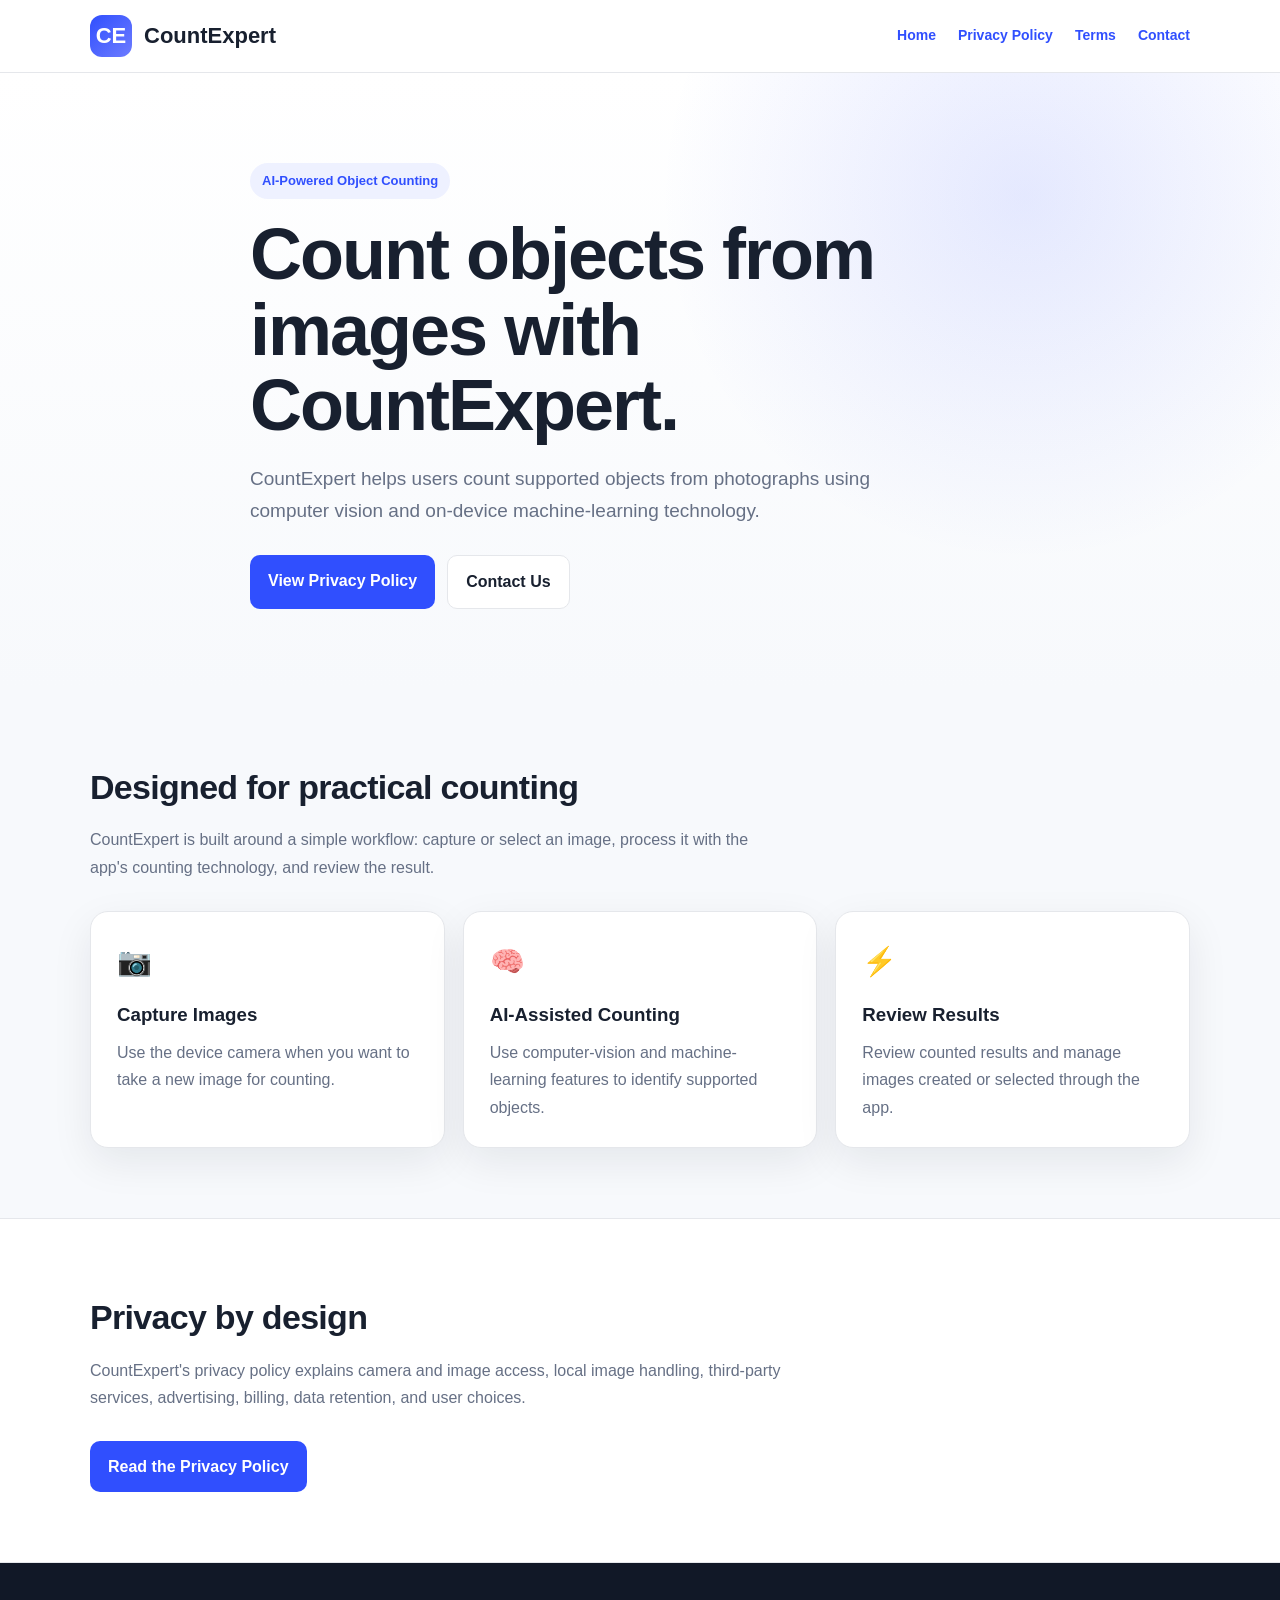
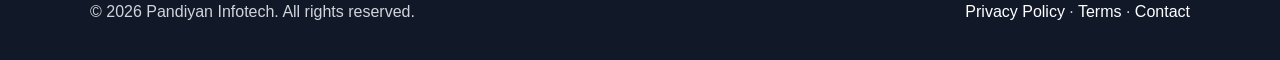
<file: index.html>
<!DOCTYPE html>
<html lang="en">
<head>
    <meta charset="UTF-8">
    <meta name="viewport" content="width=device-width, initial-scale=1.0">
    <meta name="description" content="CountExpert is an AI-powered object counting application.">
    <title>CountExpert — AI-Powered Object Counting</title>
    <link rel="stylesheet" href="style.css">
</head>
<body>

<header class="site-header">
    <div class="container nav">
        <a class="brand" href="index.html">
            <span class="brand-mark">CE</span>
            CountExpert
        </a>
        <nav class="nav-links">
            <a href="index.html">Home</a>
            <a href="privacy-policy.html">Privacy Policy</a>
            <a href="terms.html">Terms</a>
            <a href="contact.html">Contact</a>
        </nav>
    </div>
</header>

<main>
    <section class="hero">
        <div class="container hero-content">
            <span class="badge">AI-Powered Object Counting</span>
            <h1>Count objects from images with CountExpert.</h1>
            <p>
                CountExpert helps users count supported objects from photographs
                using computer vision and on-device machine-learning technology.
            </p>
            <div class="buttons">
                <a class="button" href="privacy-policy.html">View Privacy Policy</a>
                <a class="button secondary" href="contact.html">Contact Us</a>
            </div>
        </div>
    </section>

    <section class="section">
        <div class="container">
            <div class="section-title">
                <h2>Designed for practical counting</h2>
                <p>
                    CountExpert is built around a simple workflow: capture or select
                    an image, process it with the app's counting technology, and
                    review the result.
                </p>
            </div>

            <div class="grid">
                <div class="card">
                    <div class="card-icon">📷</div>
                    <h3>Capture Images</h3>
                    <p>Use the device camera when you want to take a new image for counting.</p>
                </div>

                <div class="card">
                    <div class="card-icon">🧠</div>
                    <h3>AI-Assisted Counting</h3>
                    <p>Use computer-vision and machine-learning features to identify supported objects.</p>
                </div>

                <div class="card">
                    <div class="card-icon">⚡</div>
                    <h3>Review Results</h3>
                    <p>Review counted results and manage images created or selected through the app.</p>
                </div>
            </div>
        </div>
    </section>

    <section class="section info">
        <div class="container">
            <div class="section-title">
                <h2>Privacy by design</h2>
                <p>
                    CountExpert's privacy policy explains camera and image access,
                    local image handling, third-party services, advertising,
                    billing, data retention, and user choices.
                </p>
            </div>
            <a class="button" href="privacy-policy.html">Read the Privacy Policy</a>
        </div>
    </section>
</main>

<footer class="site-footer">
    <div class="container footer-inner">
        <div>© 2026 Pandiyan Infotech. All rights reserved.</div>
        <div>
            <a href="privacy-policy.html">Privacy Policy</a> ·
            <a href="terms.html">Terms</a> ·
            <a href="contact.html">Contact</a>
        </div>
    </div>
</footer>

</body>
</html>
</file>
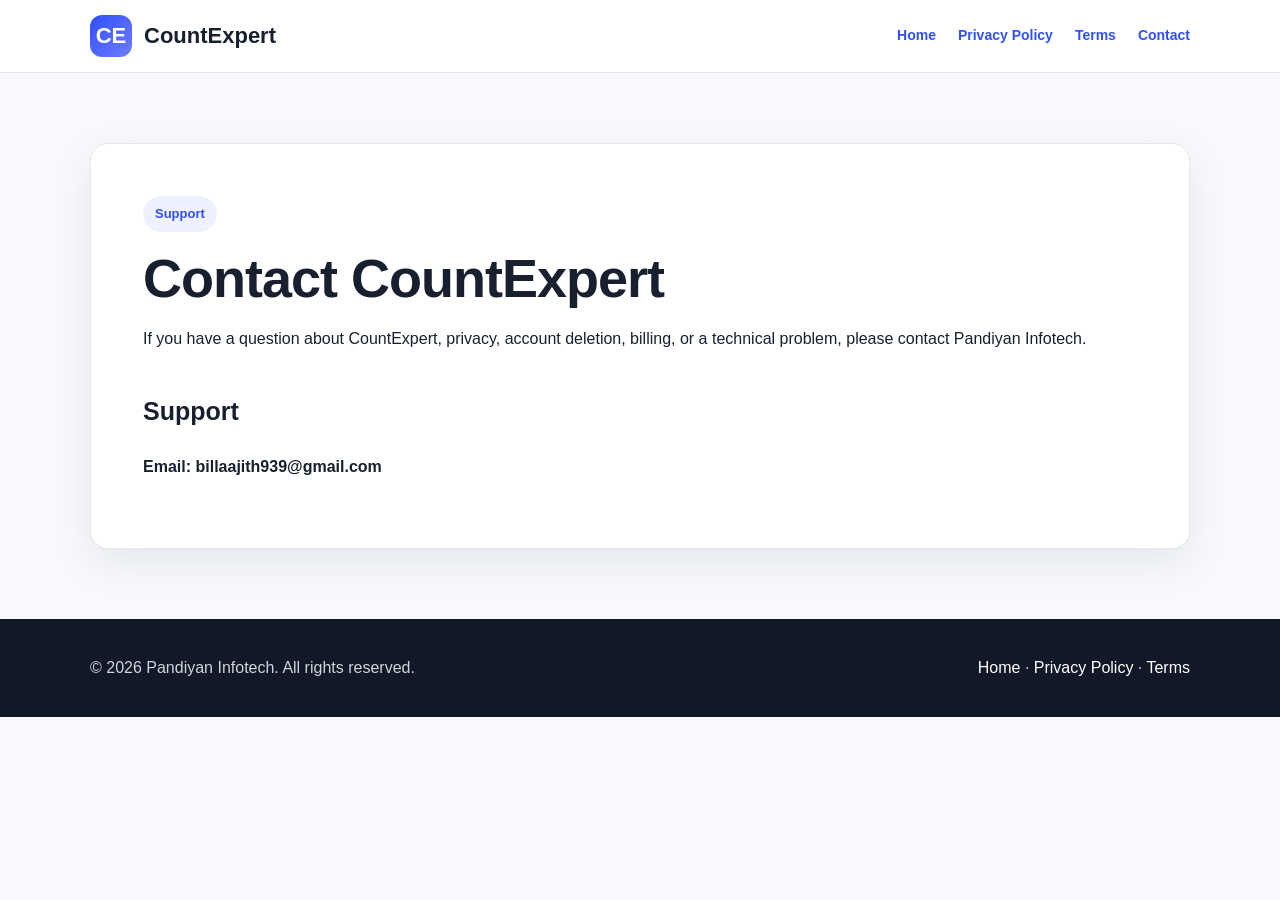
<file: contact.html>
<!DOCTYPE html>
<html lang="en">
<head>
    <meta charset="UTF-8">
    <meta name="viewport" content="width=device-width, initial-scale=1.0">
    <meta name="description" content="Contact CountExpert support.">
    <title>Contact — CountExpert</title>
    <link rel="stylesheet" href="style.css">
</head>
<body>

<header class="site-header">
    <div class="container nav">
        <a class="brand" href="index.html">
            <span class="brand-mark">CE</span>
            CountExpert
        </a>
        <nav class="nav-links">
            <a href="index.html">Home</a>
            <a href="privacy-policy.html">Privacy Policy</a>
            <a href="terms.html">Terms</a>
            <a href="contact.html">Contact</a>
        </nav>
    </div>
</header>

<main class="policy">
    <div class="container">
        <article>
            <span class="badge">Support</span>
            <h1>Contact CountExpert</h1>

            <p>
                If you have a question about CountExpert, privacy, account
                deletion, billing, or a technical problem, please contact
                Pandiyan Infotech.
            </p>

            <h2>Support</h2>
            <p>
                <strong>Email:</strong>
                <strong>billaajith939@gmail.com</strong>
            </p>

        

        </article>
    </div>
</main>

<footer class="site-footer">
    <div class="container footer-inner">
        <div>© 2026 Pandiyan Infotech. All rights reserved.</div>
        <div>
            <a href="index.html">Home</a> ·
            <a href="privacy-policy.html">Privacy Policy</a> ·
            <a href="terms.html">Terms</a>
        </div>
    </div>
</footer>

</body>
</html>
</file>
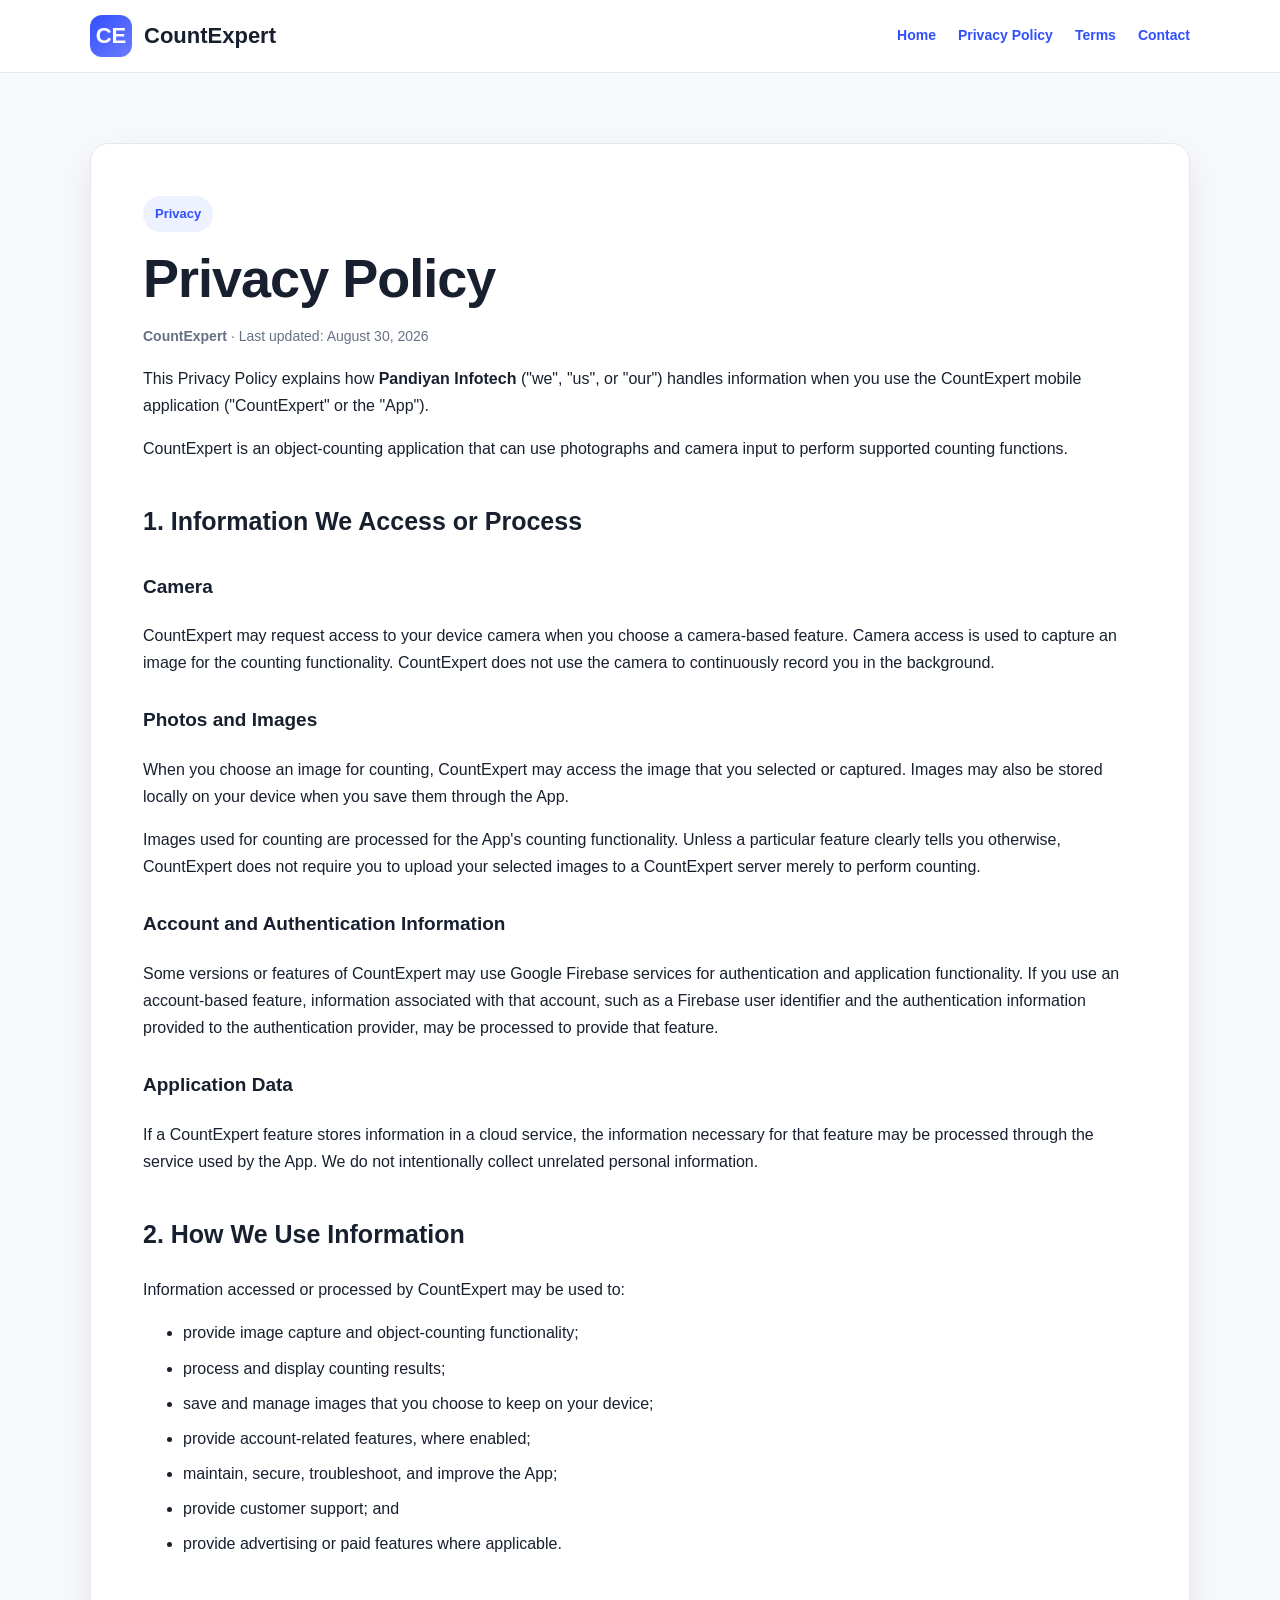
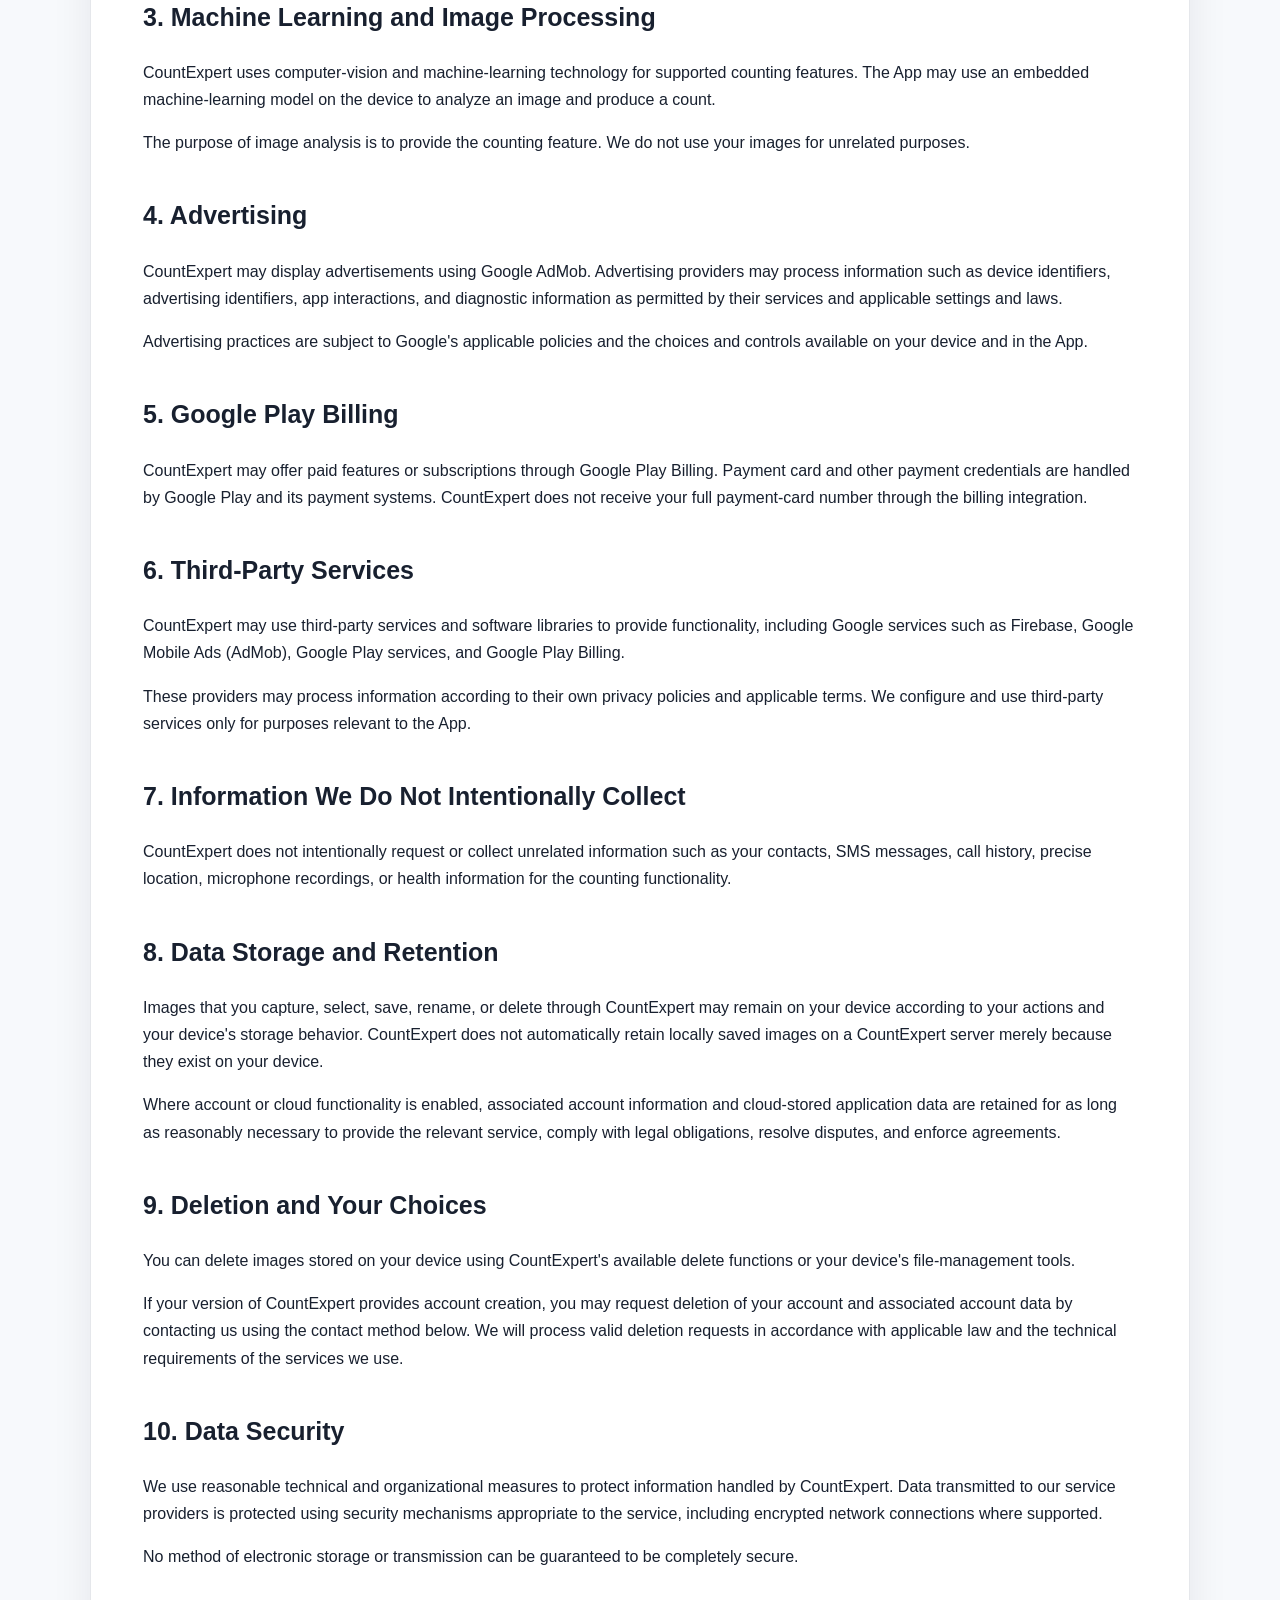
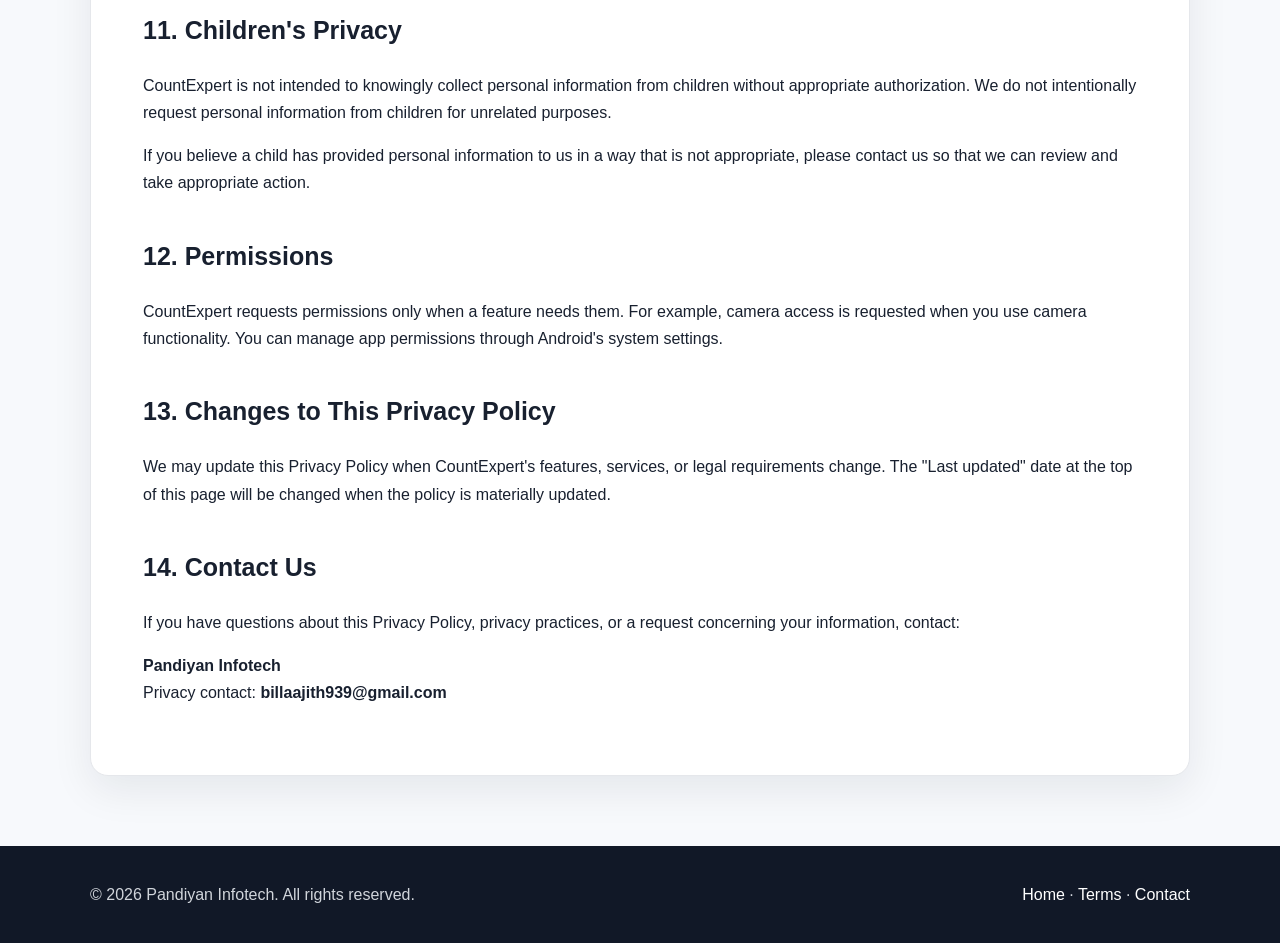
<file: privacy-policy.html>
<!DOCTYPE html>
<html lang="en">
<head>
    <meta charset="UTF-8">
    <meta name="viewport" content="width=device-width, initial-scale=1.0">
    <meta name="description" content="CountExpert Privacy Policy">
    <title>Privacy Policy — CountExpert</title>
    <link rel="stylesheet" href="style.css">
</head>
<body>

<header class="site-header">
    <div class="container nav">
        <a class="brand" href="index.html">
            <span class="brand-mark">CE</span>
            CountExpert
        </a>
        <nav class="nav-links">
            <a href="index.html">Home</a>
            <a href="privacy-policy.html">Privacy Policy</a>
            <a href="terms.html">Terms</a>
            <a href="contact.html">Contact</a>
        </nav>
    </div>
</header>

<main class="policy">
    <div class="container">
        <article>
            <span class="badge">Privacy</span>
            <h1>Privacy Policy</h1>
            <p class="updated"><strong>CountExpert</strong> · Last updated: August 30, 2026</p>

            <p>
                This Privacy Policy explains how <strong>Pandiyan Infotech</strong>
                ("we", "us", or "our") handles information when you use the
                CountExpert mobile application ("CountExpert" or the "App").
            </p>

            <p>
                CountExpert is an object-counting application that can use
                photographs and camera input to perform supported counting
                functions.
            </p>

            <h2>1. Information We Access or Process</h2>

            <h3>Camera</h3>
            <p>
                CountExpert may request access to your device camera when you
                choose a camera-based feature. Camera access is used to capture
                an image for the counting functionality. CountExpert does not
                use the camera to continuously record you in the background.
            </p>

            <h3>Photos and Images</h3>
            <p>
                When you choose an image for counting, CountExpert may access the
                image that you selected or captured. Images may also be stored
                locally on your device when you save them through the App.
            </p>
            <p>
                Images used for counting are processed for the App's counting
                functionality. Unless a particular feature clearly tells you
                otherwise, CountExpert does not require you to upload your
                selected images to a CountExpert server merely to perform
                counting.
            </p>

            <h3>Account and Authentication Information</h3>
            <p>
                Some versions or features of CountExpert may use Google Firebase
                services for authentication and application functionality. If
                you use an account-based feature, information associated with
                that account, such as a Firebase user identifier and the
                authentication information provided to the authentication
                provider, may be processed to provide that feature.
            </p>

            <h3>Application Data</h3>
            <p>
                If a CountExpert feature stores information in a cloud service,
                the information necessary for that feature may be processed
                through the service used by the App. We do not intentionally
                collect unrelated personal information.
            </p>

            <h2>2. How We Use Information</h2>
            <p>Information accessed or processed by CountExpert may be used to:</p>
            <ul>
                <li>provide image capture and object-counting functionality;</li>
                <li>process and display counting results;</li>
                <li>save and manage images that you choose to keep on your device;</li>
                <li>provide account-related features, where enabled;</li>
                <li>maintain, secure, troubleshoot, and improve the App;</li>
                <li>provide customer support; and</li>
                <li>provide advertising or paid features where applicable.</li>
            </ul>

            <h2>3. Machine Learning and Image Processing</h2>
            <p>
                CountExpert uses computer-vision and machine-learning technology
                for supported counting features. The App may use an embedded
                machine-learning model on the device to analyze an image and
                produce a count.
            </p>
            <p>
                The purpose of image analysis is to provide the counting feature.
                We do not use your images for unrelated purposes.
            </p>

            <h2>4. Advertising</h2>
            <p>
                CountExpert may display advertisements using Google AdMob.
                Advertising providers may process information such as device
                identifiers, advertising identifiers, app interactions, and
                diagnostic information as permitted by their services and
                applicable settings and laws.
            </p>
            <p>
                Advertising practices are subject to Google's applicable policies
                and the choices and controls available on your device and in the
                App.
            </p>

            <h2>5. Google Play Billing</h2>
            <p>
                CountExpert may offer paid features or subscriptions through
                Google Play Billing. Payment card and other payment credentials
                are handled by Google Play and its payment systems. CountExpert
                does not receive your full payment-card number through the
                billing integration.
            </p>

            <h2>6. Third-Party Services</h2>
            <p>
                CountExpert may use third-party services and software libraries
                to provide functionality, including Google services such as
                Firebase, Google Mobile Ads (AdMob), Google Play services, and
                Google Play Billing.
            </p>
            <p>
                These providers may process information according to their own
                privacy policies and applicable terms. We configure and use
                third-party services only for purposes relevant to the App.
            </p>

            <h2>7. Information We Do Not Intentionally Collect</h2>
            <p>
                CountExpert does not intentionally request or collect unrelated
                information such as your contacts, SMS messages, call history,
                precise location, microphone recordings, or health information
                for the counting functionality.
            </p>

            <h2>8. Data Storage and Retention</h2>
            <p>
                Images that you capture, select, save, rename, or delete through
                CountExpert may remain on your device according to your actions
                and your device's storage behavior. CountExpert does not
                automatically retain locally saved images on a CountExpert
                server merely because they exist on your device.
            </p>
            <p>
                Where account or cloud functionality is enabled, associated
                account information and cloud-stored application data are
                retained for as long as reasonably necessary to provide the
                relevant service, comply with legal obligations, resolve
                disputes, and enforce agreements.
            </p>

            <h2>9. Deletion and Your Choices</h2>
            <p>
                You can delete images stored on your device using CountExpert's
                available delete functions or your device's file-management
                tools.
            </p>
            <p>
                If your version of CountExpert provides account creation, you
                may request deletion of your account and associated account data
                by contacting us using the contact method below. We will process
                valid deletion requests in accordance with applicable law and
                the technical requirements of the services we use.
            </p>

            <h2>10. Data Security</h2>
            <p>
                We use reasonable technical and organizational measures to
                protect information handled by CountExpert. Data transmitted to
                our service providers is protected using security mechanisms
                appropriate to the service, including encrypted network
                connections where supported.
            </p>
            <p>
                No method of electronic storage or transmission can be guaranteed
                to be completely secure.
            </p>

            <h2>11. Children's Privacy</h2>
            <p>
                CountExpert is not intended to knowingly collect personal
                information from children without appropriate authorization.
                We do not intentionally request personal information from
                children for unrelated purposes.
            </p>
            <p>
                If you believe a child has provided personal information to us
                in a way that is not appropriate, please contact us so that we
                can review and take appropriate action.
            </p>

            <h2>12. Permissions</h2>
            <p>
                CountExpert requests permissions only when a feature needs them.
                For example, camera access is requested when you use camera
                functionality. You can manage app permissions through Android's
                system settings.
            </p>

            <h2>13. Changes to This Privacy Policy</h2>
            <p>
                We may update this Privacy Policy when CountExpert's features,
                services, or legal requirements change. The "Last updated" date
                at the top of this page will be changed when the policy is
                materially updated.
            </p>

            <h2>14. Contact Us</h2>
            <p>
                If you have questions about this Privacy Policy, privacy
                practices, or a request concerning your information, contact:
            </p>

            <p>
                <strong>Pandiyan Infotech</strong><br>
                Privacy contact: <strong>billaajith939@gmail.com</strong>
            </p>

        
        </article>
    </div>
</main>

<footer class="site-footer">
    <div class="container footer-inner">
        <div>© 2026 Pandiyan Infotech. All rights reserved.</div>
        <div>
            <a href="index.html">Home</a> ·
            <a href="terms.html">Terms</a> ·
            <a href="contact.html">Contact</a>
        </div>
    </div>
</footer>

</body>
</html>
</file>
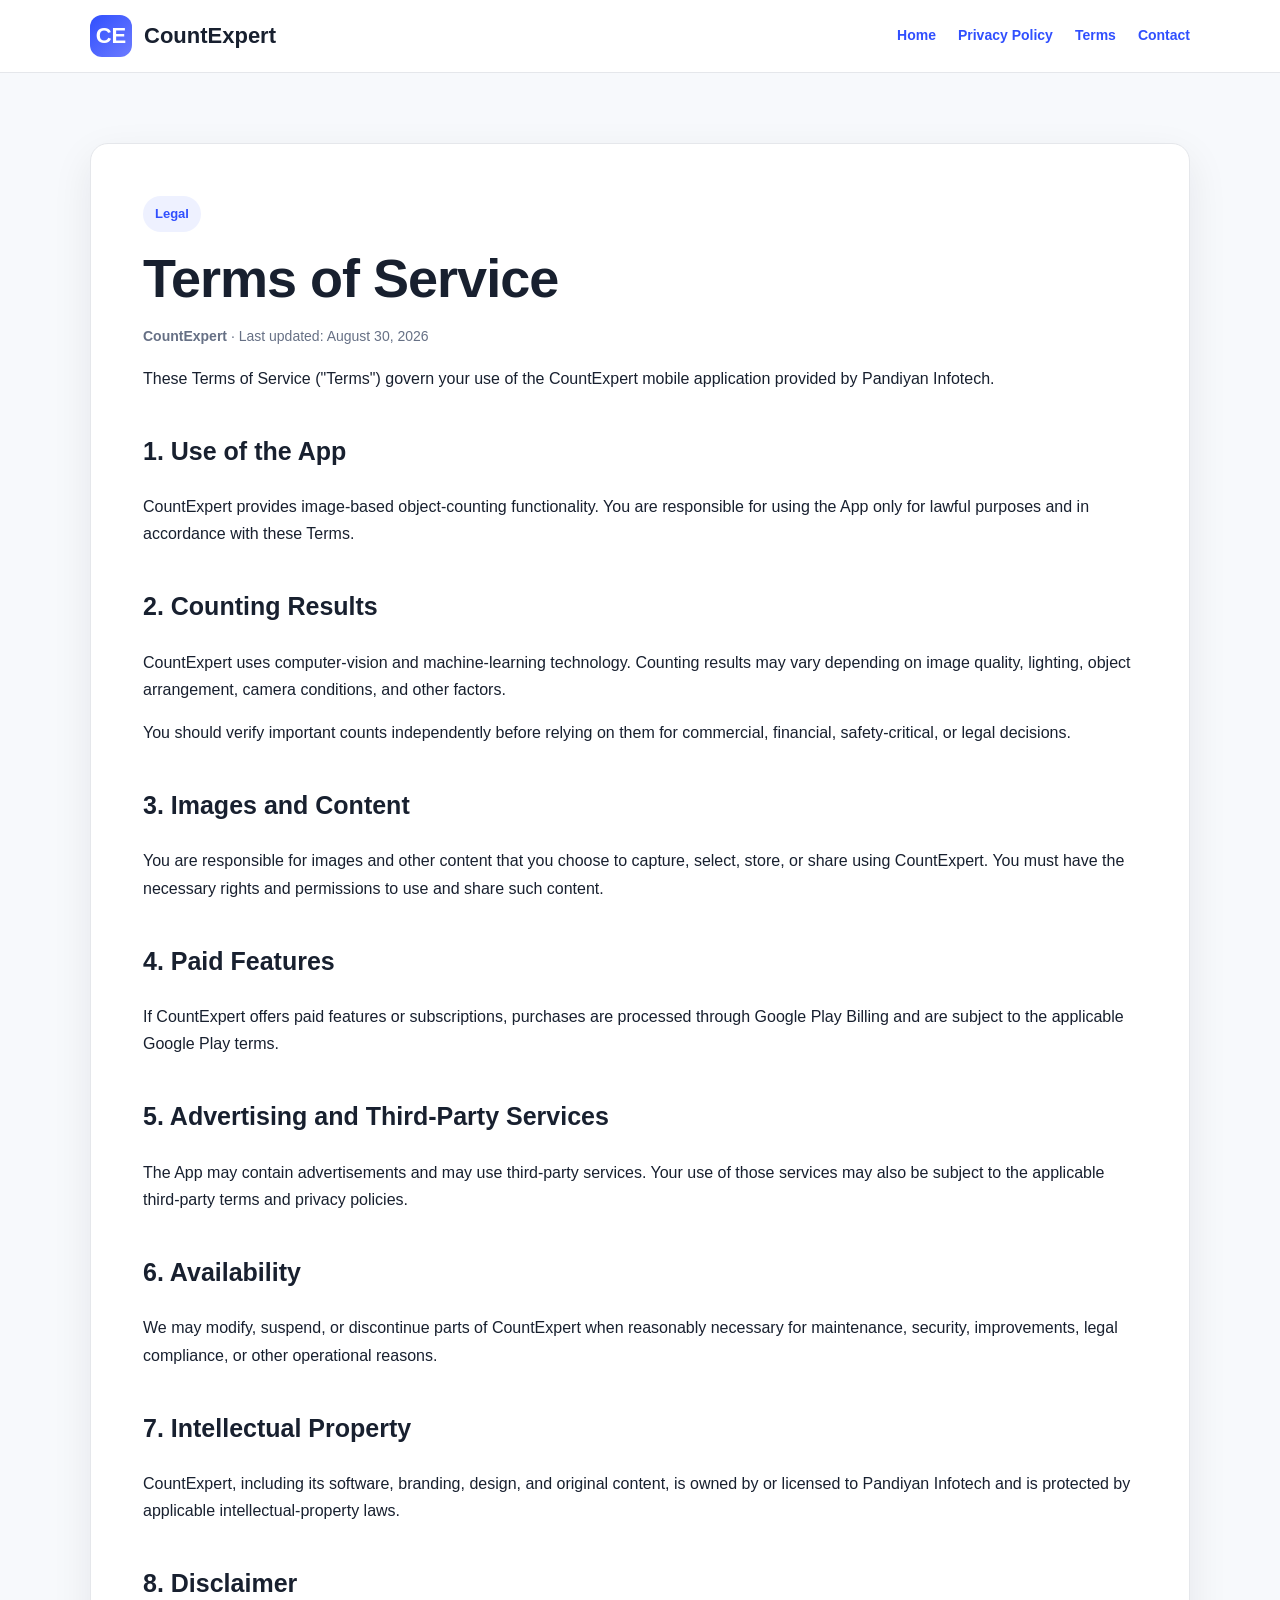
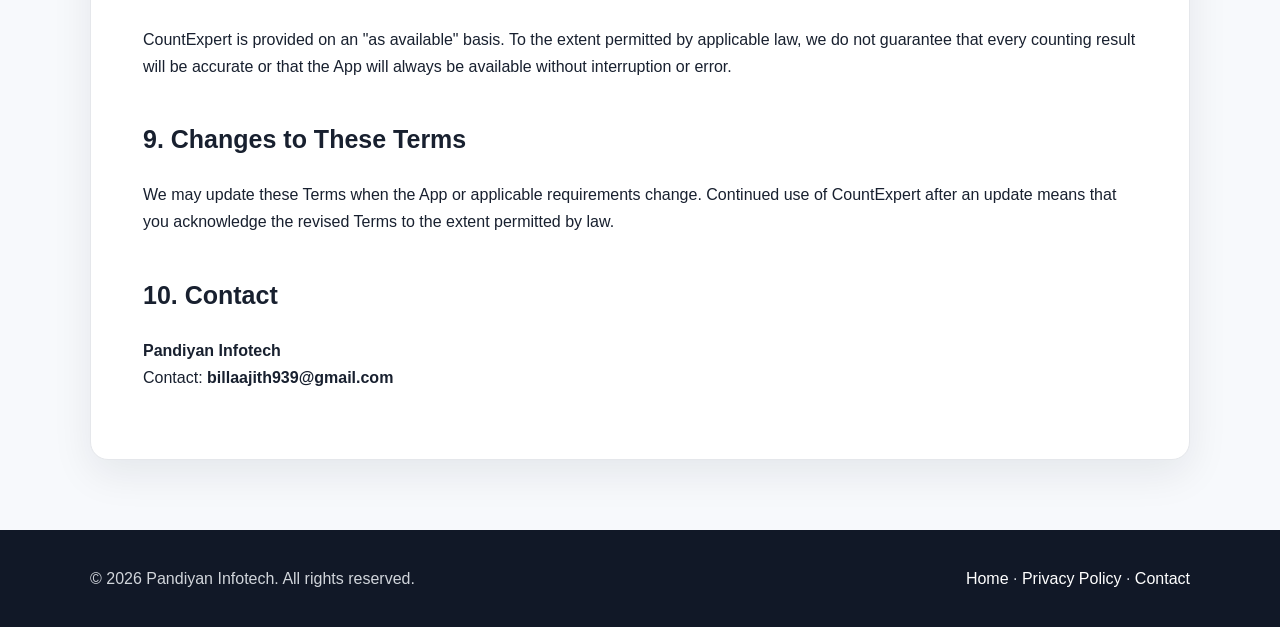
<file: terms.html>
<!DOCTYPE html>
<html lang="en">
<head>
    <meta charset="UTF-8">
    <meta name="viewport" content="width=device-width, initial-scale=1.0">
    <title>Terms of Service — CountExpert</title>
    <link rel="stylesheet" href="style.css">
</head>
<body>

<header class="site-header">
    <div class="container nav">
        <a class="brand" href="index.html">
            <span class="brand-mark">CE</span>
            CountExpert
        </a>
        <nav class="nav-links">
            <a href="index.html">Home</a>
            <a href="privacy-policy.html">Privacy Policy</a>
            <a href="terms.html">Terms</a>
            <a href="contact.html">Contact</a>
        </nav>
    </div>
</header>

<main class="policy">
    <div class="container">
        <article>
            <span class="badge">Legal</span>
            <h1>Terms of Service</h1>
            <p class="updated"><strong>CountExpert</strong> · Last updated: August 30, 2026</p>

            <p>
                These Terms of Service ("Terms") govern your use of the CountExpert
                mobile application provided by Pandiyan Infotech.
            </p>

            <h2>1. Use of the App</h2>
            <p>
                CountExpert provides image-based object-counting functionality.
                You are responsible for using the App only for lawful purposes
                and in accordance with these Terms.
            </p>

            <h2>2. Counting Results</h2>
            <p>
                CountExpert uses computer-vision and machine-learning technology.
                Counting results may vary depending on image quality, lighting,
                object arrangement, camera conditions, and other factors.
            </p>
            <p>
                You should verify important counts independently before relying
                on them for commercial, financial, safety-critical, or legal
                decisions.
            </p>

            <h2>3. Images and Content</h2>
            <p>
                You are responsible for images and other content that you choose
                to capture, select, store, or share using CountExpert. You must
                have the necessary rights and permissions to use and share such
                content.
            </p>

            <h2>4. Paid Features</h2>
            <p>
                If CountExpert offers paid features or subscriptions, purchases
                are processed through Google Play Billing and are subject to the
                applicable Google Play terms.
            </p>

            <h2>5. Advertising and Third-Party Services</h2>
            <p>
                The App may contain advertisements and may use third-party
                services. Your use of those services may also be subject to the
                applicable third-party terms and privacy policies.
            </p>

            <h2>6. Availability</h2>
            <p>
                We may modify, suspend, or discontinue parts of CountExpert when
                reasonably necessary for maintenance, security, improvements,
                legal compliance, or other operational reasons.
            </p>

            <h2>7. Intellectual Property</h2>
            <p>
                CountExpert, including its software, branding, design, and
                original content, is owned by or licensed to Pandiyan Infotech
                and is protected by applicable intellectual-property laws.
            </p>

            <h2>8. Disclaimer</h2>
            <p>
                CountExpert is provided on an "as available" basis. To the extent
                permitted by applicable law, we do not guarantee that every
                counting result will be accurate or that the App will always be
                available without interruption or error.
            </p>

            <h2>9. Changes to These Terms</h2>
            <p>
                We may update these Terms when the App or applicable requirements
                change. Continued use of CountExpert after an update means that
                you acknowledge the revised Terms to the extent permitted by law.
            </p>

            <h2>10. Contact</h2>
            <p>
                <strong>Pandiyan Infotech</strong><br>
                Contact: <strong>billaajith939@gmail.com</strong>
            </p>

        </article>
    </div>
</main>

<footer class="site-footer">
    <div class="container footer-inner">
        <div>© 2026 Pandiyan Infotech. All rights reserved.</div>
        <div>
            <a href="index.html">Home</a> ·
            <a href="privacy-policy.html">Privacy Policy</a> ·
            <a href="contact.html">Contact</a>
        </div>
    </div>
</footer>

</body>
</html>
</file>
<file: style.css>
/* CountExpert Website */

:root {
    --primary: #304ffe;
    --primary-dark: #1a2fbe;
    --text: #18202f;
    --muted: #667085;
    --background: #f7f9fc;
    --surface: #ffffff;
    --border: #e5e7eb;
    --shadow: 0 14px 40px rgba(16, 24, 40, 0.08);
}

* {
    box-sizing: border-box;
}

html {
    scroll-behavior: smooth;
}

body {
    margin: 0;
    font-family: Inter, -apple-system, BlinkMacSystemFont, "Segoe UI", Roboto, Arial, sans-serif;
    color: var(--text);
    background: var(--background);
    line-height: 1.7;
}

a {
    color: var(--primary);
    text-decoration: none;
}

a:hover {
    text-decoration: underline;
}

.container {
    width: min(1100px, calc(100% - 40px));
    margin: 0 auto;
}

.site-header {
    position: sticky;
    top: 0;
    z-index: 10;
    background: rgba(255, 255, 255, 0.96);
    border-bottom: 1px solid var(--border);
    backdrop-filter: blur(10px);
}

.nav {
    min-height: 72px;
    display: flex;
    align-items: center;
    justify-content: space-between;
    gap: 24px;
}

.brand {
    display: flex;
    align-items: center;
    gap: 12px;
    font-size: 22px;
    font-weight: 800;
    color: var(--text);
}

.brand:hover {
    text-decoration: none;
}

.brand-mark {
    width: 42px;
    height: 42px;
    border-radius: 12px;
    display: grid;
    place-items: center;
    color: white;
    font-weight: 800;
    background: linear-gradient(135deg, var(--primary), #6d7cff);
}

.nav-links {
    display: flex;
    align-items: center;
    gap: 22px;
    font-size: 14px;
    font-weight: 600;
}

.hero {
    padding: 90px 0 80px;
    background:
        radial-gradient(circle at 80% 20%, rgba(48, 79, 254, 0.12), transparent 32%),
        linear-gradient(180deg, #ffffff 0%, #f7f9fc 100%);
}

.hero-content {
    max-width: 780px;
}

.badge {
    display: inline-block;
    padding: 7px 12px;
    border-radius: 999px;
    background: #eef1ff;
    color: var(--primary);
    font-size: 13px;
    font-weight: 700;
}

h1 {
    margin: 18px 0;
    font-size: clamp(42px, 7vw, 72px);
    line-height: 1.05;
    letter-spacing: -2px;
}

.hero p {
    max-width: 680px;
    color: var(--muted);
    font-size: 19px;
}

.buttons {
    display: flex;
    flex-wrap: wrap;
    gap: 12px;
    margin-top: 28px;
}

.button {
    display: inline-block;
    padding: 12px 18px;
    border-radius: 10px;
    background: var(--primary);
    color: white;
    font-weight: 700;
}

.button:hover {
    background: var(--primary-dark);
    text-decoration: none;
}

.button.secondary {
    background: white;
    color: var(--text);
    border: 1px solid var(--border);
}

.section {
    padding: 70px 0;
}

.section-title {
    max-width: 700px;
    margin-bottom: 30px;
}

.section-title h2 {
    margin: 0 0 10px;
    font-size: 34px;
    letter-spacing: -0.7px;
}

.section-title p {
    margin: 0;
    color: var(--muted);
}

.grid {
    display: grid;
    grid-template-columns: repeat(3, 1fr);
    gap: 18px;
}

.card {
    padding: 26px;
    background: var(--surface);
    border: 1px solid var(--border);
    border-radius: 18px;
    box-shadow: var(--shadow);
}

.card-icon {
    font-size: 28px;
}

.card h3 {
    margin: 14px 0 8px;
}

.card p {
    margin: 0;
    color: var(--muted);
}

.info {
    background: white;
    border-top: 1px solid var(--border);
    border-bottom: 1px solid var(--border);
}

.policy {
    padding: 70px 0;
}

.policy article {
    background: white;
    border: 1px solid var(--border);
    border-radius: 18px;
    padding: clamp(24px, 5vw, 52px);
    box-shadow: var(--shadow);
}

.policy h1 {
    font-size: clamp(36px, 5vw, 54px);
    letter-spacing: -1px;
}

.policy h2 {
    margin-top: 38px;
    font-size: 25px;
}

.policy h3 {
    margin-top: 28px;
    font-size: 19px;
}

.policy .updated {
    color: var(--muted);
    font-size: 14px;
}

.policy li {
    margin-bottom: 8px;
}

.site-footer {
    padding: 35px 0;
    background: #111827;
    color: #d1d5db;
}

.footer-inner {
    display: flex;
    justify-content: space-between;
    gap: 20px;
    flex-wrap: wrap;
}

.site-footer a {
    color: #ffffff;
}

@media (max-width: 760px) {
    .nav {
        padding: 12px 0;
        align-items: flex-start;
    }

    .nav-links {
        gap: 12px;
        flex-wrap: wrap;
        justify-content: flex-end;
    }

    .grid {
        grid-template-columns: 1fr;
    }

    h1 {
        letter-spacing: -1px;
    }
}
</file>
